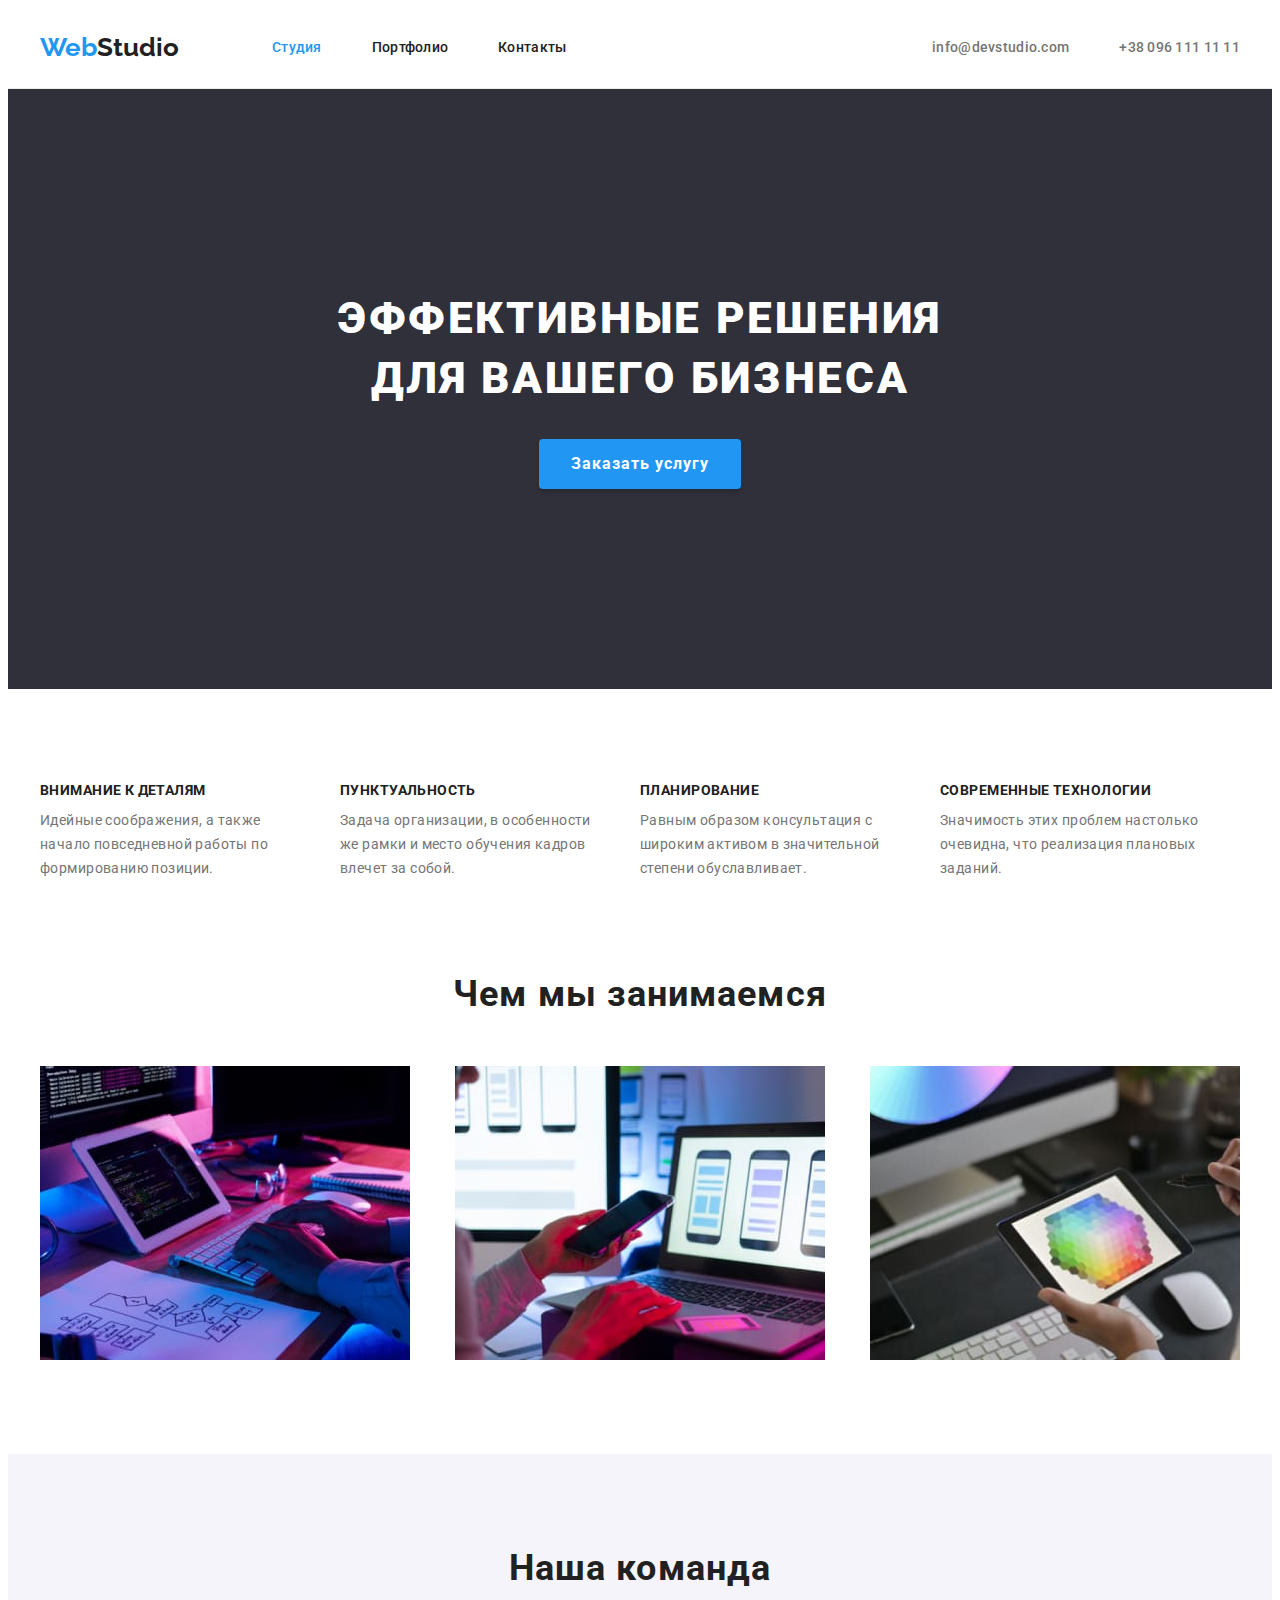
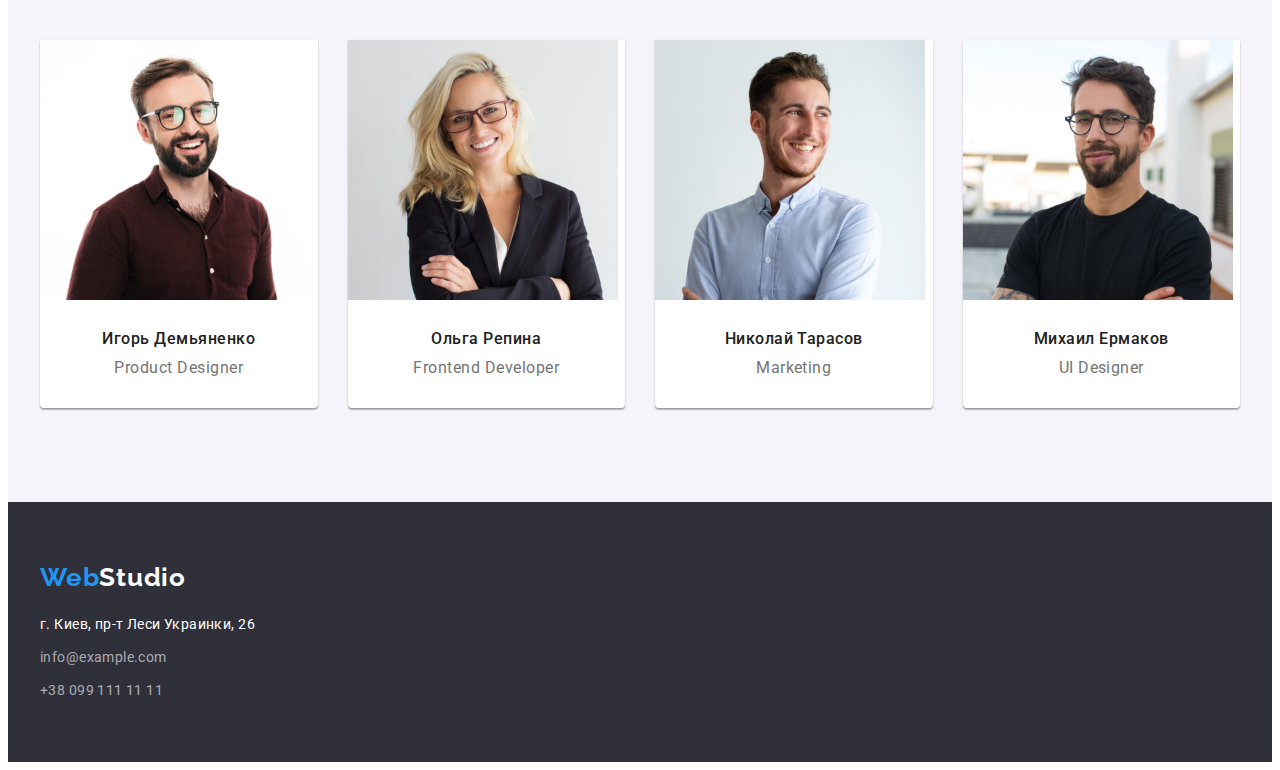
<file: index.html>
<!DOCTYPE html>
<html lang="ru">
  <head>
    <meta charset="UTF-8" />
    <meta http-equiv="X-UA-Compatible" content="IE=edge" />
    <meta name="viewport" content="width=device-width, initial-scale=1.0" />
    <title>Web Studio</title>
    <link rel="preconnect" href="https://fonts.googleapis.com" />
    <link rel="preconnect" href="https://fonts.gstatic.com" crossorigin />
    <link
      href="https://fonts.googleapis.com/css2?family=Raleway:wght@700&family=Roboto:wght@400;500;700;900&display=swap"
      rel="stylesheet"
    />
    <link
      rel="stylesheet"
      href="https://cdnjs.cloudflare.com/ajax/libs/modern-normalize/1.1.0/modern-normalize.min.css"
      integrity="sha512-wpPYUAdjBVSE4KJnH1VR1HeZfpl1ub8YT/NKx4PuQ5NmX2tKuGu6U/JRp5y+Y8XG2tV+wKQpNHVUX03MfMFn9Q=="
      crossorigin="anonymous"
      referrerpolicy="no-referrer"
    />
    <link rel="stylesheet" href="./css/styles.css" />
  </head>
  <body>
    <!-- Header -->
    <header class="header">
      <div class="container main-header">
        <nav class="header-nav">
          <a class="logo link" href="./index.html"
            ><span class="logo-accent">Web</span>Studio</a
          >

          <ul class="header-list list">
            <li class="header-item">
              <a class="header-link link current" href="./index.html">Студия</a>
            </li>
            <li class="header-item">
              <a class="header-link link" href="./portfolio.html">Портфолио</a>
            </li>
            <li class="header-item">
              <a class="header-link link" href="">Контакты</a>
            </li>
          </ul>
        </nav>

        <ul class="header-contacts list">
          <li class="header-item">
            <a class="header-mail link" href="mailto:info@devstudio.com"
              >info@devstudio.com</a
            >
          </li>
          <li class="header-item">
            <a class="header-tel link" href="tel:+380961111111"
              >+38 096 111 11 11</a
            >
          </li>
        </ul>
      </div>
    </header>
    <!-- Main -->
    <main>
      <!-- HERO -->
      <section class="hero">
        <div class="container">
          <h1 class="hero-title">
            Эффективные решения <br />для вашего бизнеса
          </h1>
          <button type="button" class="hero-button">Заказать услугу</button>
        </div>
      </section>
      <!-- FEAUTERS -->
      <section class="section features">
        <div class="container">
          <h2 class="visually-hidden">Особенности</h2>
          <ul class="features-list">
            <li class="features-item list">
              <h3 class="features-title">Внимание к деталям</h3>
              <p class="features-text">
                Идейные соображения, а также начало повседневной работы по
                формированию позиции.
              </p>
            </li>
            <li class="features-item list">
              <h3 class="features-title">Пунктуальность</h3>
              <p class="features-text">
                Задача организации, в особенности же рамки и место обучения
                кадров влечет за собой.
              </p>
            </li>
            <li class="features-item list">
              <h3 class="features-title">Планирование</h3>
              <p class="features-text">
                Равным образом консультация с широким активом в значительной
                степени обуславливает.
              </p>
            </li>
            <li class="features-item list">
              <h3 class="features-title">Современные технологии</h3>
              <p class="features-text">
                Значимость этих проблем настолько очевидна, что реализация
                плановых заданий.
              </p>
            </li>
          </ul>
        </div>
      </section>
      <!-- EXAMPLES -->
      <section class="section examples">
        <div class="container">
          <h2 class="examples-title">Чем мы занимаемся</h2>
          <ul class="examples-list">
            <li class="examples-item list">
              <img
                src="./images/img-1.jpg"
                alt="Верстка"
                width="370"
                height="294"
              />
            </li>
            <li class="examples-item list">
              <img
                src="./images/img-2.jpg"
                alt="Макеты"
                width="370"
                height="294"
              />
            </li>
            <li class="examples-item list">
              <img
                src="./images/img-3.jpg"
                alt="Оформление"
                width="370"
                height="294"
              />
            </li>
          </ul>
        </div>
      </section>
      <!-- TEAM -->
      <section class="section team">
        <div class="container">
          <h2 class="team-title">Наша команда</h2>
          <ul class="team-list">
            <li class="team-item list">
              <img
                class="team-foto"
                src="./images/face-1.jpg"
                alt="Фотография"
                width="270"
                height="260"
              />
              <div class="team-content">
                <h3 class="team-name">Игорь Демьяненко</h3>
                <p class="team-position" lang="en">Product Designer</p>
              </div>
            </li>
            <li class="team-item list">
              <img
                class="team-foto"
                src="./images/face-2.jpg"
                alt="Фотография"
                width="270"
                height="260"
              />
              <div class="team-content">
                <h3 class="team-name">Ольга Репина</h3>
                <p class="team-position" lang="en">Frontend Developer</p>
              </div>
            </li>
            <li class="team-item list">
              <img
                class="team-foto"
                src="./images/face-3.jpg"
                alt="Фотография"
                width="270"
                height="260"
              />
              <div class="team-content">
                <h3 class="team-name">Николай Тарасов</h3>
                <p class="team-position" lang="en">Marketing</p>
              </div>
            </li>
            <li class="team-item list">
              <img
                class="team-foto"
                src="./images/face-4.jpg"
                alt="Фотография"
                width="270"
                height="260"
              />
              <div class="team-content">
                <h3 class="team-name">Михаил Ермаков</h3>
                <p class="team-position" lang="en">UI Designer</p>
              </div>
            </li>
          </ul>
        </div>
      </section>
    </main>
    <!-- Footer -->
    <footer class="footer">
      <div class="container">
        <a class="logo-footer link" href="./index.html"
          ><span class="logo-accent">Web</span>Studio</a
        >
        <address class="footer-address">
          <ul class="footer-list list">
            <li class="footer-item">
              <a
                class="footer-map-address link"
                href="https://goo.gl/maps/aNm6np4scDVrJT4f7"
                target="_blank"
                rel="noopener nofollow noreferrer"
                >г. Киев, пр-т Леси Украинки, 26</a
              >
            </li>
            <li class="footer-item">
              <a class="footer-mail link" href="mailto:info@example.com"
                >info@example.com</a
              >
            </li>
            <li class="footer-item">
              <a class="footer-tel link" href="tel:+380991111111"
                >+38 099 111 11 11</a
              >
            </li>
          </ul>
        </address>
      </div>
    </footer>
  </body>
</html>
</file>
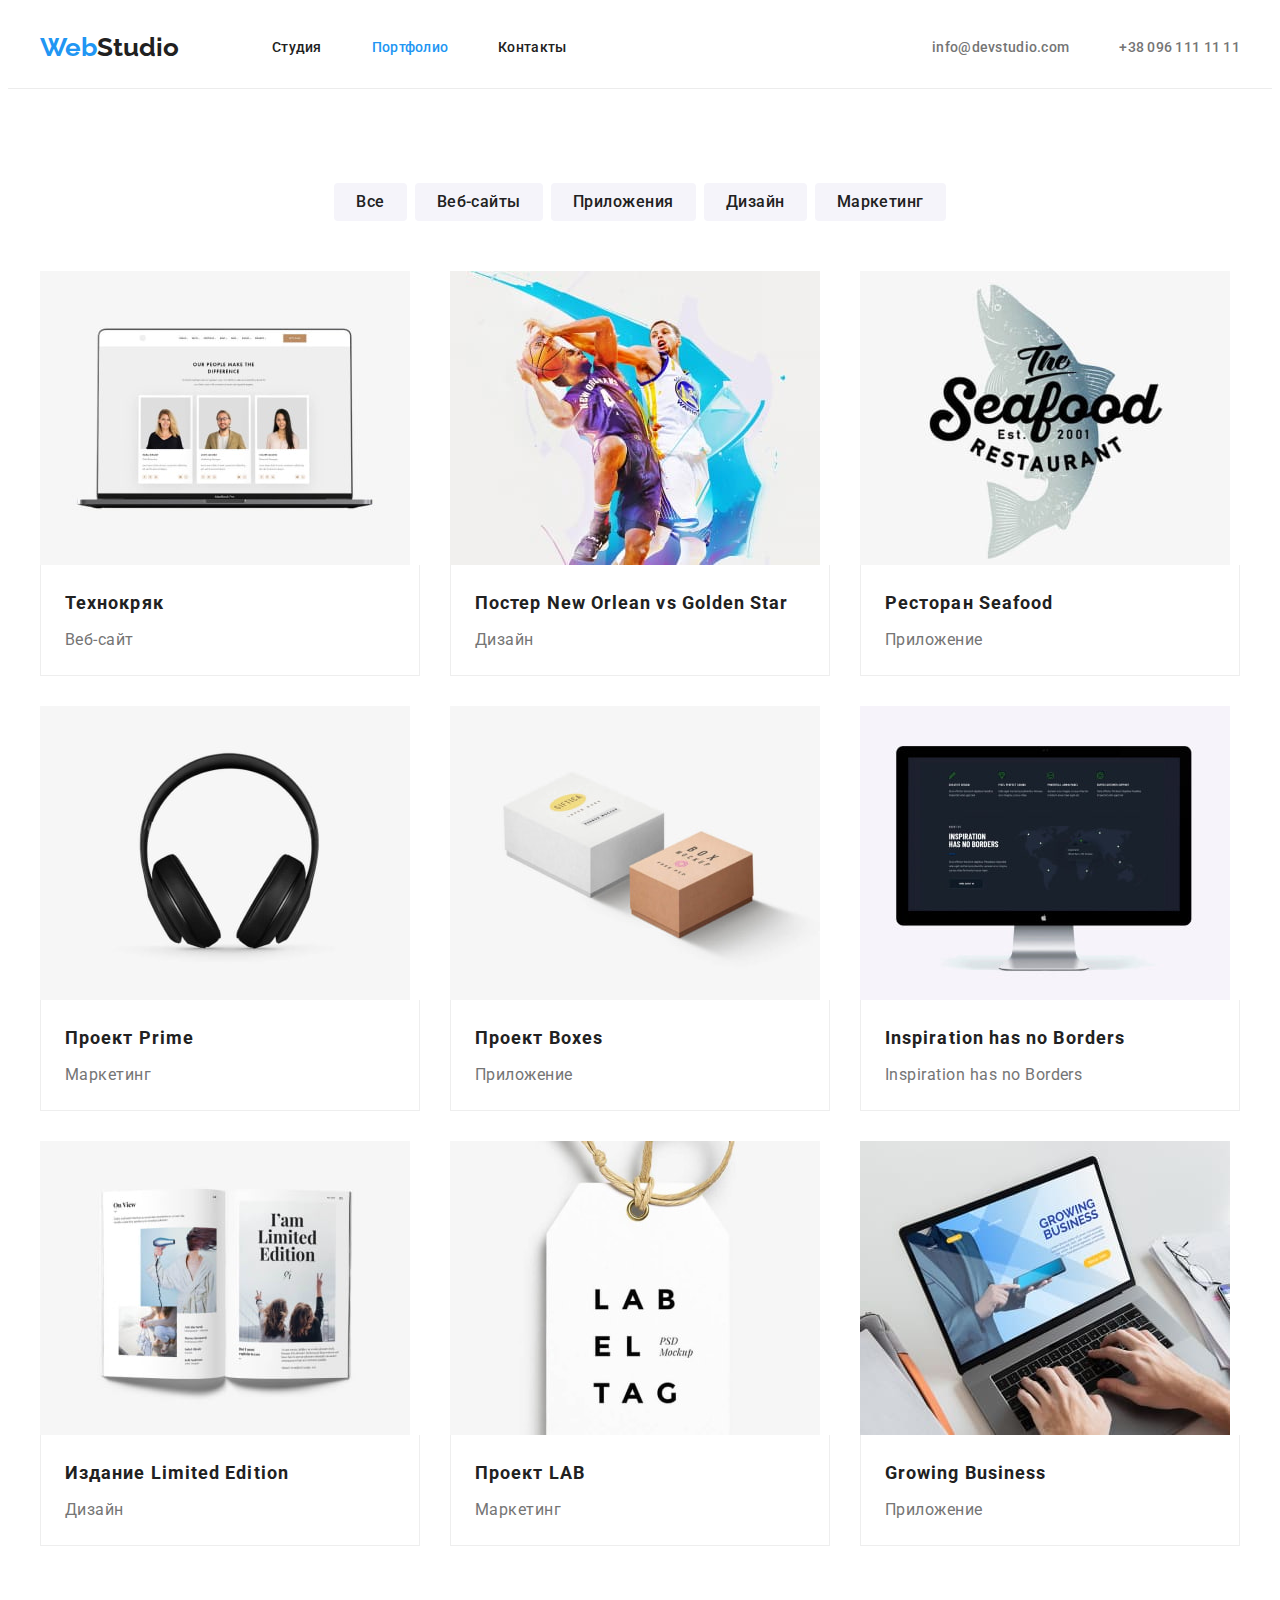
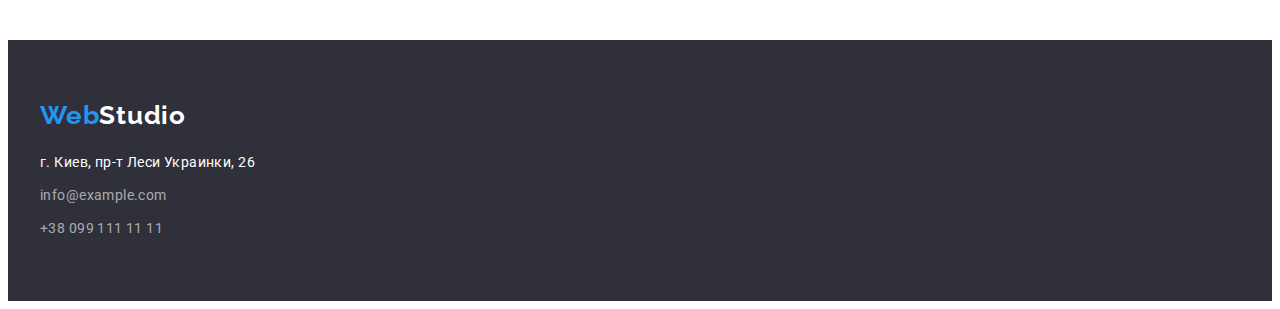
<file: portfolio.html>
<!DOCTYPE html>
<html lang="ru">
  <head>
    <meta charset="UTF-8" />
    <meta http-equiv="X-UA-Compatible" content="IE=edge" />
    <meta name="viewport" content="width=device-width, initial-scale=1.0" />
    <title>Web Studio</title>
    <link rel="preconnect" href="https://fonts.googleapis.com" />
    <link rel="preconnect" href="https://fonts.gstatic.com" crossorigin />
    <link
      href="https://fonts.googleapis.com/css2?family=Raleway:wght@700&family=Roboto:wght@400;500;700;900&display=swap"
      rel="stylesheet"
    />
    <link
      rel="stylesheet"
      href="https://cdnjs.cloudflare.com/ajax/libs/modern-normalize/1.1.0/modern-normalize.min.css"
      integrity="sha512-wpPYUAdjBVSE4KJnH1VR1HeZfpl1ub8YT/NKx4PuQ5NmX2tKuGu6U/JRp5y+Y8XG2tV+wKQpNHVUX03MfMFn9Q=="
      crossorigin="anonymous"
      referrerpolicy="no-referrer"
    />
    <link rel="stylesheet" href="./css/styles.css" />
  </head>
  <body>
    <!-- Header -->
    <header class="header">
      <div class="container main-header">
        <nav class="header-nav">
          <a class="logo link" href="./index.html"
            ><span class="logo-accent">Web</span>Studio</a
          >

          <ul class="header-list list">
            <li class="header-item">
              <a class="header-link link" href="./index.html">Студия</a>
            </li>
            <li class="header-item">
              <a class="header-link link current" href="./portfolio.html"
                >Портфолио</a
              >
            </li>
            <li class="header-item">
              <a class="header-link link" href="">Контакты</a>
            </li>
          </ul>
        </nav>

        <ul class="header-contacts list">
          <li class="header-item">
            <a class="header-mail link" href="mailto:info@devstudio.com"
              >info@devstudio.com</a
            >
          </li>
          <li class="header-item">
            <a class="header-tel link" href="tel:+380961111111"
              >+38 096 111 11 11</a
            >
          </li>
        </ul>
      </div>
    </header>
    <!-- Main -->
    <main>
      <section class="section work">
        <div class="container">
          <h1 class="work-title visually-hidden">Наши работы</h1>
          <!-- ФИЛЬТР-КНОПКИ -->
          <ul class="work-filters">
            <li class="work-filters-item list">
              <button class="work-filters-btn active" type="button">Все</button>
            </li>
            <li class="work-filters-item list">
              <button class="work-filters-btn" type="button">Веб-сайты</button>
            </li>
            <li class="work-filters-item list">
              <button class="work-filters-btn" type="button">Приложения</button>
            </li>
            <li class="work-filters-item list">
              <button class="work-filters-btn" type="button">Дизайн</button>
            </li>
            <li class="work-filters-item list">
              <button class="work-filters-btn" type="button">Маркетинг</button>
            </li>
          </ul>
          <!-- СЕТКА -->
          <ul class="work-list">
            <li class="work-item list">
              <a href="" class="work-link link"
                ><img
                  class="work-picture"
                  src="./images/portf-1.jpg"
                  alt="Сайт компании"
                  width="370"
                  height="294"
                />
                <div class="work-content">
                  <h2 class="work-name">Технокряк</h2>
                  <p class="work-text">Веб-сайт</p>
                </div>
              </a>
            </li>
            <li class="work-item list">
              <a href="" class="work-link link"
                ><img
                  class="work-picture"
                  src="./images/portf-2.jpg"
                  alt="Баскетболисты"
                  width="370"
                  height="294"
                />
                <div class="work-content">
                  <h2 class="work-name">Постер New Orlean vs Golden Star</h2>
                  <p class="work-text">Дизайн</p>
                </div></a
              >
            </li>
            <li class="work-item list">
              <a href="" class="work-link link"
                ><img
                  class="work-picture"
                  src="./images/portf-3.jpg"
                  alt="Логотип ресторана"
                  width="370"
                  height="294"
                />
                <div class="work-content">
                  <h2 class="work-name">Ресторан Seafood</h2>
                  <p class="work-text">Приложение</p>
                </div></a
              >
            </li>
            <li class="work-item list">
              <a href="" class="work-link link"
                ><img
                  class="work-picture"
                  src="./images/portf-4.jpg"
                  alt="Наушники"
                  width="370"
                  height="294"
                />
                <div class="work-content">
                  <h2 class="work-name">Проект Prime</h2>
                  <p class="work-text">Маркетинг</p>
                </div></a
              >
            </li>
            <li class="work-item list">
              <a href="" class="work-link link"
                ><img
                  class="work-picture"
                  src="./images/portf-5.jpg"
                  alt="Коробки"
                  width="370"
                  height="294"
                />
                <div class="work-content">
                  <h2 class="work-name">Проект Boxes</h2>
                  <p class="work-text">Приложение</p>
                </div></a
              >
            </li>
            <li class="work-item list">
              <a href="" class="work-link link"
                ><img
                  class="work-picture"
                  src="./images/portf-6.jpg"
                  alt="Монитор с вэб-сайтом"
                  width="370"
                  height="294"
                />
                <div class="work-content">
                  <h2 class="work-name">Inspiration has no Borders</h2>
                  <p class="work-text">Inspiration has no Borders</p>
                </div></a
              >
            </li>
            <li class="work-item list">
              <a href="" class="work-link link"
                ><img
                  class="work-picture"
                  src="./images/portf-7.jpg"
                  alt="Дизайн журнала"
                  width="370"
                  height="294"
                />
                <div class="work-content">
                  <h2 class="work-name">Издание Limited Edition</h2>
                  <p class="work-text">Дизайн</p>
                </div></a
              >
            </li>
            <li class="work-item list">
              <a href="" class="work-link link"
                ><img
                  class="work-picture"
                  src="./images/portf-8.jpg"
                  alt="Рекламный логотип"
                  width="370"
                  height="294"
                />
                <div class="work-content">
                  <h2 class="work-name">Проект LAB</h2>
                  <p class="work-text">Маркетинг</p>
                </div>
              </a>
            </li>
            <li class="work-item list">
              <a href="" class="work-link link"
                ><img
                  class="work-picture"
                  src="./images/portf-9.jpg"
                  alt="Ноутбук с приложением"
                  width="370"
                  height="294"
                />
                <div class="work-content">
                  <h2 class="work-name">Growing Business</h2>
                  <p class="work-text">Приложение</p>
                </div></a
              >
            </li>
          </ul>
        </div>
      </section>
    </main>
    <!-- Footer -->
    <footer class="footer">
      <div class="container">
        <a class="logo-footer link" href="./index.html"
          ><span class="logo-accent">Web</span>Studio</a
        >
        <address class="footer-address">
          <ul class="footer-list list">
            <li class="footer-item">
              <a
                class="footer-map-address link"
                href="https://goo.gl/maps/aNm6np4scDVrJT4f7"
                target="_blank"
                rel="noopener nofollow noreferrer"
                >г. Киев, пр-т Леси Украинки, 26</a
              >
            </li>
            <li class="footer-item">
              <a class="footer-mail link" href="mailto:info@example.com"
                >info@example.com</a
              >
            </li>
            <li class="footer-item">
              <a class="footer-tel link" href="tel:+380991111111"
                >+38 099 111 11 11</a
              >
            </li>
          </ul>
        </address>
      </div>
    </footer>
  </body>
</html>
</file>
<file: css/styles.css>
:root {
  --color-accent: #2196f3;
  --primery-text-color: #757575;
  --secondary-text-color: #212121;
  --third-text-color: #ffffff;
  --main-title-color: #212121;
  --hero-title-white: #ffffff;
  --bcg-color-hero: #2f303a;
  --bcg-color-hero-hover: #188ce8;
  --footer-contacts-color: rgba(255, 255, 255, 0.6);
  --bcg-color-items: #f5f4fa;
  --bcg-color-primery: #ffffff;
  --bcg-color-team-card: #ffffff;
  --bcg-color-work-card: #ffffff;
}

p,
h1,
h2,
h3,
h4,
h5,
h6 {
  margin: 0;
}

ul,
ol {
  margin: 0;
  padding-left: 0;
}

img {
  display: block;
}

button {
  cursor: pointer;
}

body {
  font-family: "Roboto", sans-serif;
  color: var(--primery-text-color);
}

.container {
  width: 1200px;
  margin: 0 auto;
  padding-left: 15px;
  padding-right: 15px;
}

.section {
  padding-top: 94px;
  padding-bottom: 94px;
}

.list {
  list-style: none;
}

.link {
  text-decoration: none;
}

.visually-hidden {
  position: absolute;
  white-space: nowrap;
  width: 1px;
  height: 1px;
  overflow: hidden;
  border: 0;
  padding: 0;
  clip: rect(0 0 0 0);
  clip-path: inset(50%);
  margin: -1px;
}

/* -----HEADER----- */

.header {
  background-color: var(--bcg-color-primery);
  border-bottom: 1px solid #ececec;
}

.main-header {
  display: flex;
  align-items: center;
}

.header-nav {
  display: flex;
  align-items: center;
}

.logo {
  display: block;
  padding-top: 24px;
  padding-bottom: 25px;
  color: var(--secondary-text-color);
  font-family: "Raleway", sans-serif;
  font-weight: 700;
  font-size: 26px;
  line-height: 1.19;
}
.logo-accent {
  color: var(--color-accent);
}

.header-list {
  display: flex;
  margin-left: 93px;
}

.header-list .header-item:not(:last-child) {
  margin-right: 50px;
}

.header-link {
  padding-top: 32px;
  padding-bottom: 32px;
  display: block;
  font-weight: 500;
  font-size: 14px;
  line-height: 1.14;
  letter-spacing: 0.02em;
  color: var(--secondary-text-color);
}

.current {
  color: var(--color-accent);
}

.header-contacts {
  display: flex;
  margin-left: auto;
}

.header-contacts .header-item:not(:last-child) {
  margin-right: 50px;
}

.header-mail,
.header-tel {
  display: block;
  font-weight: 500;
  font-size: 14px;
  line-height: 1.14;
  letter-spacing: 0.02em;
  color: var(--primery-text-color);
}

.header-link:hover,
.header-link:focus,
.header-mail:hover,
.header-tel:hover,
.header-mail:focus,
.header-tel:focus {
  color: var(--color-accent);
}

/* -----HERO----- */

.hero {
  padding-top: 200px;
  padding-bottom: 200px;
  text-align: center;
  background-color: var(--bcg-color-hero);
}

.hero-title {
  margin-bottom: 30px;
  font-weight: 900;
  font-size: 44px;
  line-height: 1.36;
  letter-spacing: 0.06em;
  text-transform: uppercase;
  color: var(--hero-title-white);
}

.hero-button {
  display: inline-block;
  border-radius: 4px;
  padding: 10px 32px;
  min-width: 200px;
  font-family: inherit;
  font-weight: 700;
  font-size: 16px;
  line-height: 1.88;
  letter-spacing: 0.06em;
  color: var(--third-text-color);
  background-color: var(--color-accent);
  box-shadow: 0px 4px 4px rgba(0, 0, 0, 0.15);
  border: none;
}

.hero-button:hover,
.hero-button:focus {
  background-color: var(--bcg-color-hero-hover);
}

/* -----FEATURES----- */

.features-list {
  display: flex;
}

.features-item {
  width: 270px;
  margin-right: 30px;
}

.features-item:last-child {
  margin-right: 0;
}

.features-title {
  margin-bottom: 10px;
  font-weight: 700;
  font-size: 14px;
  line-height: 1.14;
  letter-spacing: 0.03em;
  text-transform: uppercase;
  color: var(--main-title-color);
}

.features-text {
  font-size: 14px;
  line-height: 1.71;
  letter-spacing: 0.03em;
}

/* -----EXAMPLES----- */

.examples {
  padding-top: 0;
}

.examples-title {
  margin-bottom: 50px;
  font-weight: 700;
  font-size: 36px;
  line-height: 1.16;
  text-align: center;
  letter-spacing: 0.03em;
  color: var(--main-title-color);
}

.examples-list {
  display: flex;
  justify-content: space-between;
}

/* -----TEAM----- */

.team {
  background-color: var(--bcg-color-items);
}

.team-list {
  display: flex;
}

.team-item {
  width: calc((100% - 90px) / 4);
  border-radius: 0px 0px 4px 4px;
  box-shadow: 0px 1px 3px rgba(0, 0, 0, 0.12), 0px 1px 1px rgba(0, 0, 0, 0.14),
    0px 2px 1px rgba(0, 0, 0, 0.2);
  background-color: var(--bcg-color-team-card);
}

.team-item:not(:last-child) {
  margin-right: 30px;
}

.team-title {
  margin-bottom: 50px;
  font-weight: 700;
  font-size: 36px;
  line-height: 1.16;
  text-align: center;
  letter-spacing: 0.03em;
  color: var(--main-title-color);
}

.team-content {
  padding-top: 30px;
  padding-bottom: 30px;
}

.team-name {
  margin-bottom: 10px;
  font-weight: 500;
  font-size: 16px;
  line-height: 1.18;
  text-align: center;
  letter-spacing: 0.03em;
  color: var(--main-title-color);
}

.team-position {
  font-size: 16px;
  line-height: 1.18;
  text-align: center;
  letter-spacing: 0.03em;
}

/* -----FOOTER----- */

.footer {
  padding-top: 60px;
  padding-bottom: 60px;
  background-color: var(--bcg-color-hero);
}

.logo-footer {
  display: block;
  margin-bottom: 20px;
  font-family: "Raleway";
  font-style: normal;
  font-weight: 700;
  font-size: 26px;
  line-height: 1.19;
  letter-spacing: 0.03em;
  color: var(--third-text-color);
}

.footer-item:not(:last-child) {
  margin-bottom: 9px;
}

.footer-map-address {
  font-style: normal;
  font-size: 14px;
  line-height: 1.71;
  letter-spacing: 0.03em;
  color: var(--third-text-color);
}

.footer-mail,
.footer-tel {
  font-style: normal;
  font-size: 14px;
  line-height: 1.71;
  letter-spacing: 0.03em;
  color: var(--footer-contacts-color);
}

.footer-map-address:hover,
.footer-map-address:focus,
.footer-mail:hover,
.footer-mail:focus,
.footer-tel:hover,
.footer-tel:focus {
  color: var(--color-accent);
}

/* -----Portfolio.html page----- */

/* -----WORK----- */

/* ---КНОПКИ--- */

.work-filters {
  display: flex;
  justify-content: center;
  margin-bottom: 50px;
}

.work-filters-item:not(:last-child) {
  margin-right: 8px;
}

.work-filters-btn {
  font-family: inherit;
  font-style: normal;
  font-weight: 500;
  font-size: 16px;
  line-height: 1.62;
  text-align: center;
  letter-spacing: 0.03em;
  padding: 6px 22px;
  border-radius: 4px;
  color: var(--secondary-text-color);
  background-color: var(--bcg-color-items);
  border: none;
  cursor: pointer;
}

.work-filters-btn:hover,
.work-filters-btn:focus {
  color: var(--third-text-color);
  background-color: var(--color-accent);
  box-shadow: 0px 3px 1px rgba(0, 0, 0, 0.1), 0px 1px 2px rgba(0, 0, 0, 0.08),
    0px 2px 2px rgba(0, 0, 0, 0.12);
}

/* ---СЕТКА--- */

.work-list {
  display: flex;
  flex-wrap: wrap;
  margin-left: -30px;
  margin-bottom: -30px;
}

.work-item {
  flex-basis: calc(100% / 3 - 30px);
  margin-left: 30px;
  margin-bottom: 30px;
}

.work-content {
  padding: 20px 24px;
  background-color: var(--bcg-color-work-card);
  border: 1px solid #eeeeee;
  border-top: 0;
}

.work-name {
  margin-bottom: 4px;
  font-weight: 700;
  font-size: 18px;
  line-height: 2;
  letter-spacing: 0.06em;
  color: var(--main-title-color);
}

.work-text {
  font-size: 16px;
  line-height: 1.88;
  letter-spacing: 0.03em;
  color: var(--primery-text-color);
}
</file>
